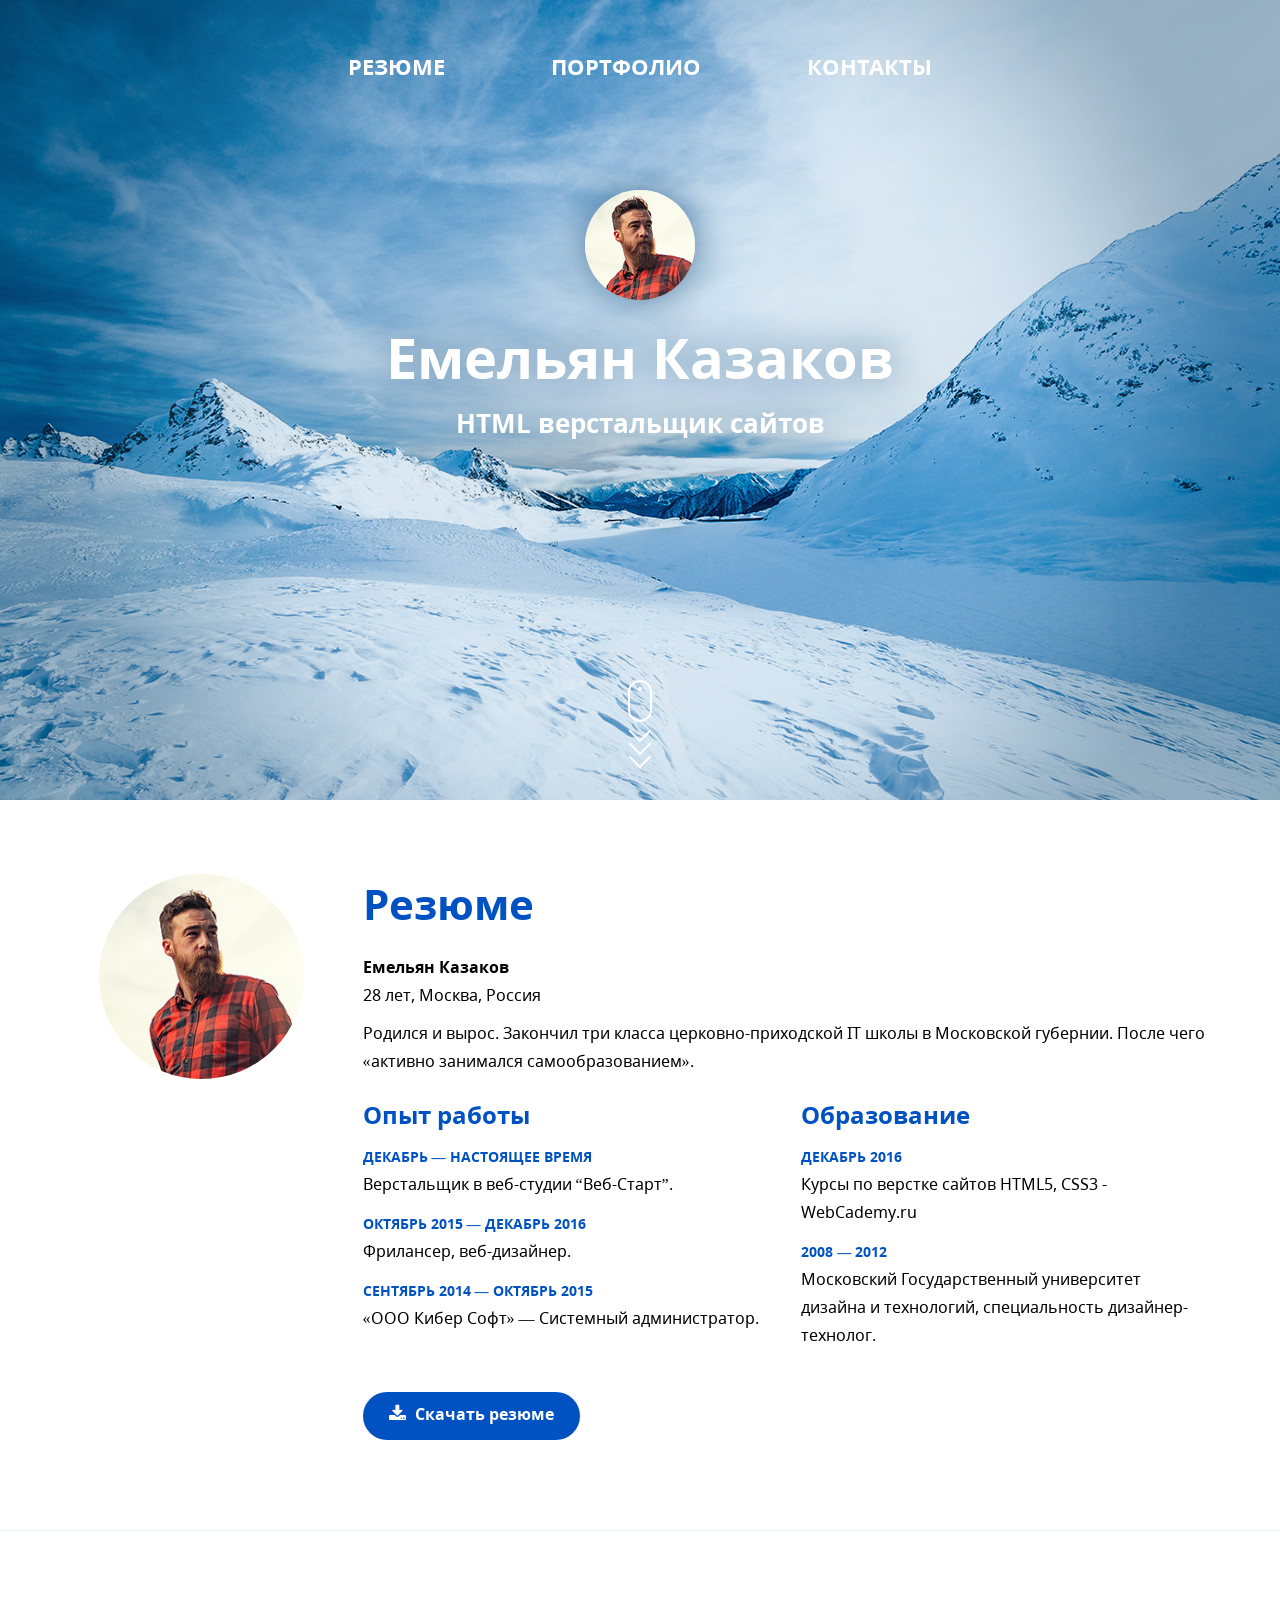
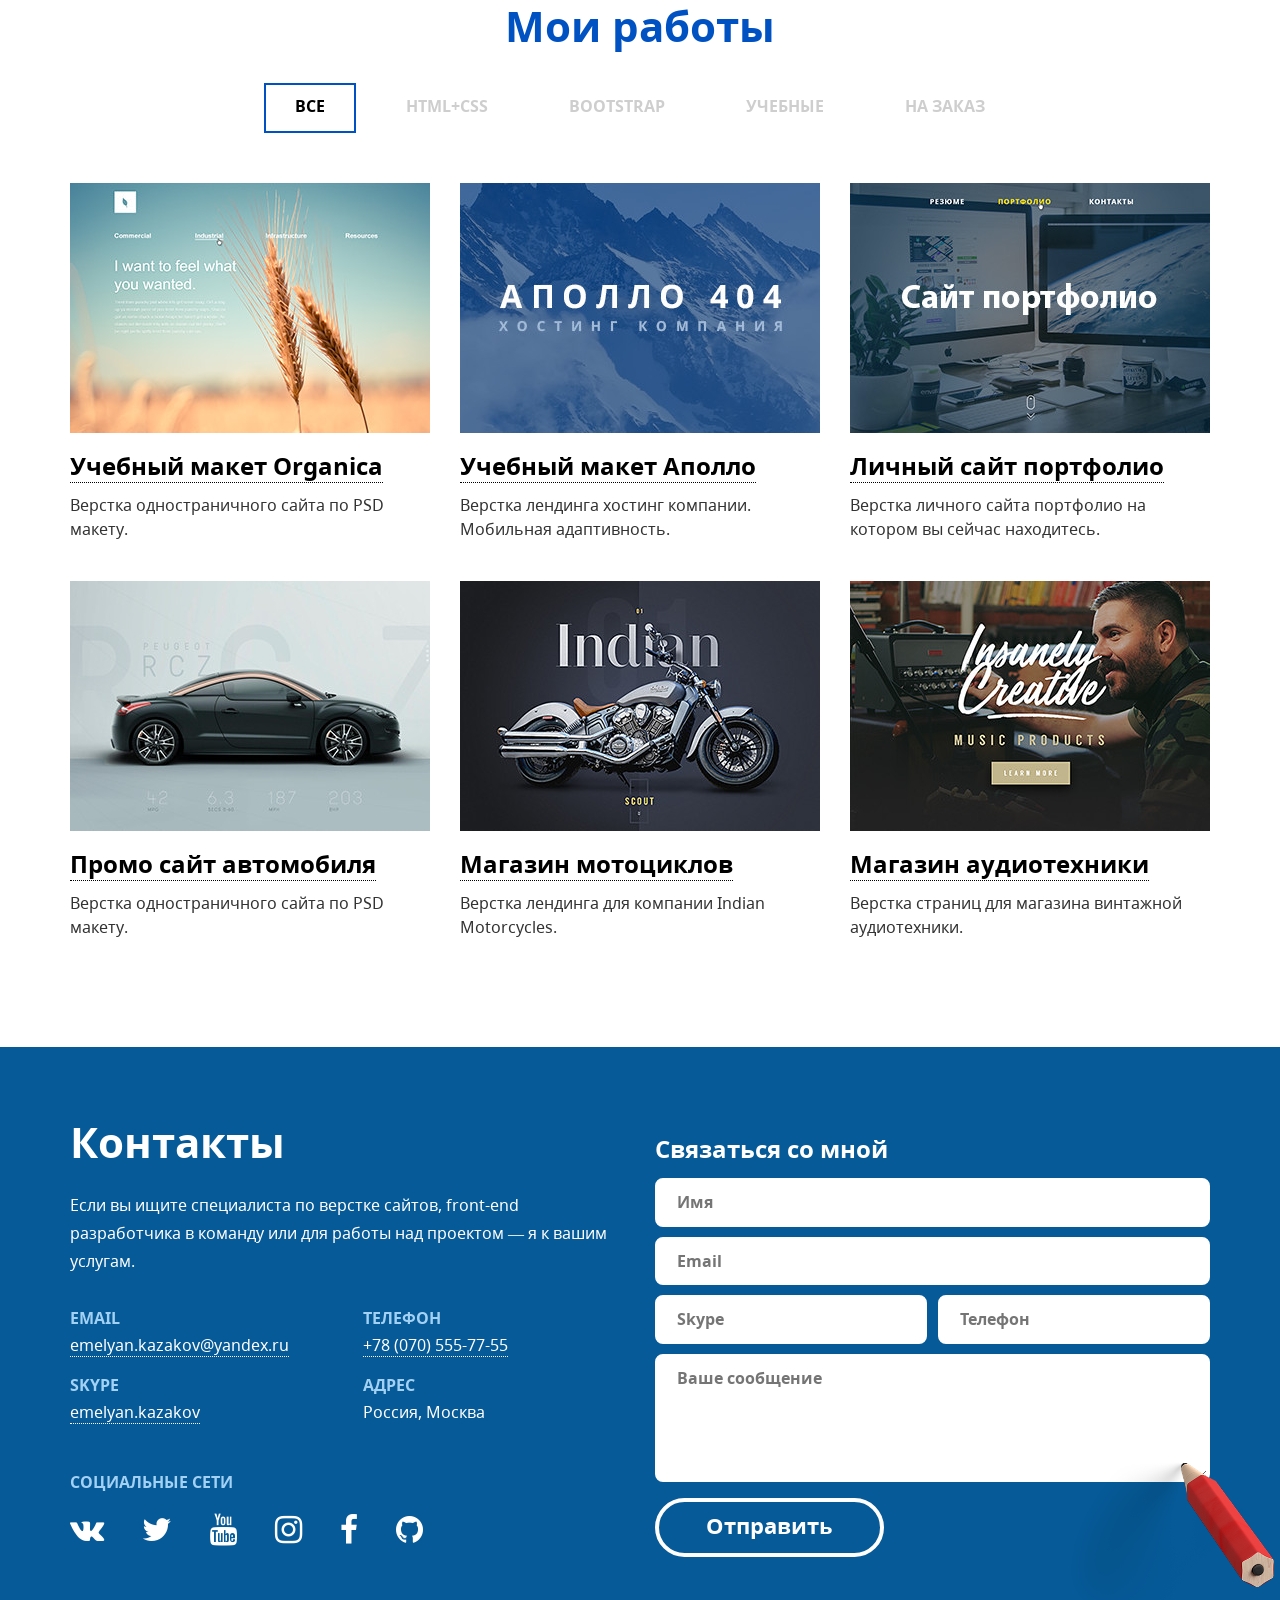
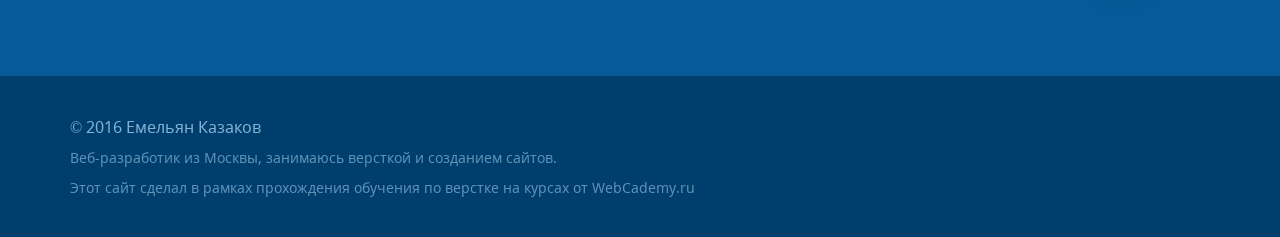
<file: index.html>
<!DOCTYPE html>
<html lang="ru">
  <head>
    <meta charset="UTF-8" />
    <meta http-equiv="X-UA-Compatible" content="IE=edge" />
    <meta name="viewport" content="width=device-width, initial-scale=1.0" />

    <!-- Titles -->
    <title>Персональный сайт портфолио - Емельян Казаков</title>
    <meta name="keywords" content="Ключевые слова..." />
    <meta name="description" content="Описание страницы..." />

    <!-- Syles -->
    <link rel="stylesheet" href="libs/bootstrap/css/bootstrap.min.css" />
    <link rel="stylesheet" href="css/main.css" />
    <link rel="stylesheet" type="text/css" href="fonts/noto-webfont/noto.css" />
    <link
      rel="stylesheet"
      type="text/css"
      href="fonts/font-awesome/css/font-awesome.min.css"
    />
    <link rel="stylesheet" href="libs/fancybox/jquery.fancybox.css" />

    <!-- FavIcons -->
    <link
      rel="shortcut icon"
      href="img/favicons/favicon-48x48.ico"
      type="image/x-icon"
    />
    <link rel="apple-touch-icon" href="img/favicons/apple-touch-icon.png" />

    <!-- HTML5 shim and Respond.js for IE8 support of HTML5 elements and media queries -->
    <!-- WARNING: Respond.js doesn't work if you view the page via file:// -->
    <!--[if lt IE 9]>
      <script src="https://oss.maxcdn.com/html5shiv/3.7.3/html5shiv.min.js"></script>
      <script src="https://oss.maxcdn.com/respond/1.4.2/respond.min.js"></script>
    <![endif]-->
  </head>
  <body>
    <!--[if lt IE 8]>
      <p class="browserupgrade">
        Вы используете <strong>устаревшую</strong> версию браузера. Пожалуйста
        <a href="http://browsehappy.com/">обновите свой браузер</a>.
      </p>
    <![endif]-->

    <!-- Здесь пишем код -->

    <!-- Шапка -->
    <div class="header">
      <div class="header__inner">
        <nav class="navigation">
          <!-- Navigation icon -->
          <!-- <div class="navigation__toggle navigation__toggle--fixed">
					<i class="fa fa-bars" aria-hidden="true"></i>
				</div> -->
          <button
            id="navigation__button"
            class="cmn-toggle-switch cmn-toggle-switch__htx"
          >
            <span>toggle menu</span>
          </button>
          <!-- // Navigation icon -->
          <ul class="navigation__list">
            <li><a href="#resume">Резюме</a></li>
            <li><a href="#portfolio">Портфолио</a></li>
            <li><a href="#contacts">Контакты</a></li>
          </ul>
        </nav>

        <div class="header__centered-content">
          <div class="user-photo user-photo--shadow">
            <img src="usercontent/img/photo-small.jpg" alt="Емельян Казаков" />
          </div>

          <h1 class="header__title">Емельян Казаков</h1>
          <h2 class="header__subtitle">HTML верстальщик сайтов</h2>
        </div>

        <a class="mouse_scroll" href="#resume">
          <div class="mouse">
            <div class="wheel"></div>
          </div>
          <div>
            <span class="m_scroll_arrows unu"></span>
            <span class="m_scroll_arrows doi"></span>
            <span class="m_scroll_arrows trei"></span>
          </div>
        </a>
      </div>
    </div>
    <!-- // Шапка -->

    <!-- Резюме -->
    <div id="resume" class="section section--bottom-line section--bg-laptop">
      <div class="container">
        <div class="row">
          <!-- Фотография пользователя -->
          <div class="hidden-xs col-sm-2 col-lg-3">
            <div class="user-photo user-photo--big">
              <img src="usercontent/img/photo-big.jpg" alt="Емельян Казаков" />
            </div>
          </div>
          <!-- // Фотография пользователя -->

          <!-- Резюме пользователя -->
          <div class="col-sm-10 col-lg-9">
            <div class="heading">Резюме</div>

            <p>
              <strong>Емельян Казаков</strong><br />
              28 лет, Москва, Россия
            </p>
            <p>
              Родился и вырос. Закончил три класса церковно-приходской IT школы
              в Московской губернии. После чего «активно занимался
              самообразованием».
            </p>

            <!-- Опыт и Образование -->
            <div class="row">
              <div class="col-sm-6">
                <div class="heading heading--medium">Опыт работы</div>

                <ul class="definition-list">
                  <li class="definition-list__item">
                    <div class="definition-list__def">
                      декабрь — настоящее время
                    </div>
                    <div class="definition-list__desc">
                      <p>Верстальщик в веб-студии “Веб-Старт”.</p>
                    </div>
                  </li>
                  <li class="definition-list__item">
                    <div class="definition-list__def">
                      октябрь 2015 — декабрь 2016
                    </div>
                    <div class="definition-list__desc">
                      <p>Фрилансер, веб-дизайнер.</p>
                    </div>
                  </li>
                  <li class="definition-list__item">
                    <div class="definition-list__def">
                      Сентябрь 2014 — Октябрь 2015
                    </div>
                    <div class="definition-list__desc">
                      <p>«ООО Кибер Софт» — Системный администратор.</p>
                    </div>
                  </li>
                </ul>
              </div>
              <div class="col-sm-6">
                <div class="heading heading--medium">Образование</div>

                <ul class="definition-list">
                  <li class="definition-list__item">
                    <div class="definition-list__def">декабрь 2016</div>
                    <div class="definition-list__desc">
                      <p>Курсы по верстке сайтов HTML5, CSS3 - WebCademy.ru</p>
                    </div>
                  </li>
                  <li class="definition-list__item">
                    <div class="definition-list__def">2008 — 2012</div>
                    <div class="definition-list__desc">
                      <p>
                        Московский Государственный университет дизайна и
                        технологий, специальность дизайнер-технолог.
                      </p>
                    </div>
                  </li>
                </ul>
              </div>
            </div>
            <!-- // Опыт и Образование -->

            <div class="button">
              <i class="fa fa-download" aria-hidden="true"></i>
              Скачать резюме
            </div>
          </div>
          <!-- // Резюме пользователя -->
        </div>
      </div>
    </div>
    <!-- Резюме -->

    <!-- Портфолио -->
    <div
      id="portfolio"
      class="section section--padding-smaller section--bg-gear"
    >
      <div class="container">
        <!-- Заголовок -->
        <div class="heading heading--center">Мои работы</div>
        <!-- // Заголовок -->

        <!-- 	

			1. Создать разметку с контейнером и элементами которые будем фильтровать

			2. Добавить контролы для фильтрации

			3. Добавить в css 
			#Container .mix{
			    display: none;
			}

			4. Добавить код в JS
			$('#Container').mixItUp();

			5. Подключить сам MixItUp
					
			-->

        <!-- Фильтр работ -->
        <div class="filter-block">
          <ul class="filter-block__block">
            <li class="filter-block__element">
              <span class="filter-block__button filter" data-filter="all"
                >Все</span
              >
            </li>
            <li class="filter-block__element">
              <span class="filter-block__button filter" data-filter=".html-css"
                >HTML+CSS</span
              >
            </li>
            <li class="filter-block__element">
              <span class="filter-block__button filter" data-filter=".bootstrap"
                >Bootstrap</span
              >
            </li>
            <li class="filter-block__element">
              <span class="filter-block__button filter" data-filter=".tutorial"
                >Учебные</span
              >
            </li>
            <li class="filter-block__element">
              <span class="filter-block__button filter" data-filter=".payed"
                >На заказ</span
              >
            </li>
          </ul>
        </div>
        <!-- // Фильтр работ -->

        <!-- Блок - ряд с работами -->
        <div class="row" id="portfolio-projects">
          <!-- Работа в портфолио -->
          <div class="col-sm-4 mix html-css tutorial">
            <div class="portfolio-item">
              <div class="portfolio-item__image">
                <a
                  href="usercontent/img/full/organic.png"
                  class="fancybox portfolio-item__image__hover"
                  rel="group"
                  title="Учебный макет Organica"
                >
                  <i class="fa fa-search" aria-hidden="true"></i><br />
                  <span>смотреть макет</span>
                </a>
                <img src="usercontent/img/project_organica.jpg" />
              </div>
              <div class="portfolio-item__title">
                <a href="#">Учебный макет Organica</a>
              </div>
              <div class="portfolio-item__description">
                Верстка одностраничного сайта по PSD макету.
              </div>
            </div>
          </div>
          <!-- // Работа в портфолио -->

          <!-- Работа в портфолио -->
          <div class="col-sm-4 mix bootstrap tutorial">
            <div class="portfolio-item">
              <div class="portfolio-item__image">
                <a
                  href="usercontent/img/full/apollo.png"
                  class="fancybox portfolio-item__image__hover"
                  rel="group"
                  title="Учебный макет Аполло"
                >
                  <i class="fa fa-search" aria-hidden="true"></i><br />
                  <span>смотреть макет</span>
                </a>
                <img
                  src="usercontent/img/project_apollo.jpg"
                  alt="Учебный макет Аполло"
                />
              </div>
              <div class="portfolio-item__title">
                <a href="#">Учебный макет Аполло</a>
              </div>
              <div class="portfolio-item__description">
                Верстка лендинга хостинг компании. Мобильная адаптивность.
              </div>
            </div>
          </div>
          <!-- // Работа в портфолио -->

          <!-- Работа в портфолио -->
          <div class="col-sm-4 mix bootstrap tutorial">
            <div class="portfolio-item">
              <div class="portfolio-item__image">
                <a
                  href="usercontent/img/full/portfolio.png"
                  class="fancybox portfolio-item__image__hover"
                  rel="group"
                  title="Личный сайт портфолио"
                >
                  <i class="fa fa-search" aria-hidden="true"></i><br />
                  <span>смотреть макет</span>
                </a>
                <img
                  src="usercontent/img/project_portfolio.jpg"
                  alt="Личный сайт портфолио"
                />
              </div>
              <div class="portfolio-item__title">
                <a href="#">Личный сайт портфолио</a>
              </div>
              <div class="portfolio-item__description">
                Верстка личного сайта портфолио на котором вы сейчас находитесь.
              </div>
            </div>
          </div>
          <!-- // Работа в портфолио -->

          <!-- Работа в портфолио -->
          <div class="col-sm-4 mix html-css payed">
            <div class="portfolio-item">
              <div class="portfolio-item__image">
                <a
                  href="usercontent/img/full/car-concept.png"
                  class="fancybox portfolio-item__image__hover"
                  rel="group"
                  title="Промо сайт автомобиля"
                >
                  <i class="fa fa-search" aria-hidden="true"></i><br />
                  <span>смотреть макет</span>
                </a>
                <img
                  src="usercontent/img/project_auto.jpg"
                  alt="Промо сайт автомобиля"
                />
              </div>
              <div class="portfolio-item__title">
                <a href="#">Промо сайт автомобиля</a>
              </div>
              <div class="portfolio-item__description">
                Верстка одностраничного сайта по PSD макету.
              </div>
            </div>
          </div>
          <!-- // Работа в портфолио -->

          <!-- Работа в портфолио -->
          <div class="col-sm-4 mix bootstrap payed">
            <div class="portfolio-item">
              <div class="portfolio-item__image">
                <a
                  href="usercontent/img/full/motorcycles.jpg"
                  class="fancybox portfolio-item__image__hover"
                  rel="group"
                  title="Магазин мотоциклов"
                >
                  <i class="fa fa-search" aria-hidden="true"></i><br />
                  <span>смотреть макет</span>
                </a>
                <img
                  src="usercontent/img/project_moto.jpg"
                  alt="Магазин мотоциклов"
                />
              </div>
              <div class="portfolio-item__title">
                <a href="#">Магазин мотоциклов</a>
              </div>
              <div class="portfolio-item__description">
                Верстка лендинга для компании Indian Motorcycles.
              </div>
            </div>
          </div>
          <!-- // Работа в портфолио -->

          <!-- Работа в портфолио -->
          <div class="col-sm-4 mix html-css payed">
            <div class="portfolio-item">
              <div class="portfolio-item__image">
                <a
                  href="usercontent/img/full/music.jpg"
                  class="fancybox portfolio-item__image__hover"
                  rel="group"
                  title="Магазин аудиотехники"
                >
                  <i class="fa fa-search" aria-hidden="true"></i><br />
                  <span>смотреть макет</span>
                </a>
                <img
                  src="usercontent/img/project_music.jpg"
                  alt="Магазин аудиотехники"
                />
              </div>
              <div class="portfolio-item__title">
                <a href="#">Магазин аудиотехники</a>
              </div>
              <div class="portfolio-item__description">
                Верстка страниц для магазина винтажной аудиотехники.
              </div>
            </div>
          </div>
          <!-- // Работа в портфолио -->
        </div>
        <!-- // Блок - ряд с работами -->
      </div>
    </div>
    <!-- // Портфолио -->

    <!-- Контакты -->
    <div
      id="contacts"
      class="block-bg contacts section section--padding-smaller section--bg-cloud"
    >
      <div class="container">
        <div class="row">
          <!-- Контакты - текст -->
          <div class="col-sm-6">
            <div class="heading heading--white">Контакты</div>

            <div class="contacts__description">
              <p>
                Если вы ищите специалиста по верстке сайтов, front-end
                разработчика в команду или для работы над проектом — я к вашим
                услугам.
              </p>
            </div>

            <!-- Контактные данные -->
            <div class="row">
              <!-- Email Skype -->
              <div class="col-lg-6">
                <ul class="definition-list">
                  <li class="definition-list__item">
                    <div
                      class="definition-list__def definition-list__def--light definition-list__def--bigger"
                    >
                      Email
                    </div>
                    <div class="definition-list__desc">
                      <p>
                        <a href="mailto:emelyan.kazakov@yandex.ru">
                          emelyan.kazakov@yandex.ru
                        </a>
                      </p>
                    </div>
                  </li>
                  <li class="definition-list__item">
                    <div
                      class="definition-list__def definition-list__def--light definition-list__def--bigger"
                    >
                      Skype
                    </div>
                    <div class="definition-list__desc">
                      <p>
                        <a href="skype:emelyan.kazakov?chat">emelyan.kazakov</a>
                      </p>
                    </div>
                  </li>
                </ul>
              </div>
              <!-- // Email Skype -->
              <!-- Телефон Адрес -->
              <div class="col-lg-6">
                <ul class="definition-list">
                  <li class="definition-list__item">
                    <div
                      class="definition-list__def definition-list__def--light definition-list__def--bigger"
                    >
                      Телефон
                    </div>
                    <div class="definition-list__desc">
                      <p>
                        <a href="tel:+78 (070) 555-77-55">
                          +78 (070) 555-77-55
                        </a>
                      </p>
                    </div>
                  </li>
                  <li class="definition-list__item">
                    <div
                      class="definition-list__def definition-list__def--light definition-list__def--bigger"
                    >
                      Адрес
                    </div>
                    <div class="definition-list__desc">
                      <p>Россия, Москва</p>
                    </div>
                  </li>
                </ul>
              </div>
              <!-- // Телефон Адрес -->
            </div>
            <!-- // Контактные данные -->

            <!-- Социальные сети -->
            <ul class="definition-list">
              <li class="definition-list__item">
                <div
                  class="definition-list__def definition-list__def--light definition-list__def--bigger"
                >
                  Социальные сети
                </div>
                <div class="definition-list__desc">
                  <div class="social-icons">
                    <a class="fa fa-vk" href="#" aria-hidden="true"></a>
                    <a class="fa fa-twitter" href="#" aria-hidden="true"></a>
                    <a class="fa fa-youtube" href="#" aria-hidden="true"></a>
                    <a class="fa fa-instagram" href="#" aria-hidden="true"></a>
                    <a class="fa fa-facebook" href="#" aria-hidden="true"></a>
                    <a class="fa fa-github" href="#" aria-hidden="true"></a>
                  </div>
                </div>
              </li>
            </ul>

            <!-- // Социальные сети -->
          </div>
          <!-- // Контакты - текст -->

          <!-- Контакты - Форма -->
          <div class="col-sm-6">
            <div
              class="heading heading--medium heading--padding-top heading--white"
            >
              Связаться со мной
            </div>

            <form id="contact-form" class="contact-form">
              <!-- Hidden Required Fields -->
              <input
                type="hidden"
                name="project_name"
                value="Мой персональный сайт"
              />
              <input type="hidden" name="form_from" value="admin@site.com" />
              <input
                type="hidden"
                name="admin_email"
                value="info@rightblog.ru"
              />
              <input
                type="hidden"
                name="form_subject"
                value="Сообщение с сайта"
              />
              <!-- END Hidden Required Fields -->

              <input
                type="text"
                class="contact-form__input"
                name="name"
                placeholder="Имя"
              />
              <input
                type="text"
                class="contact-form__input"
                name="email"
                placeholder="Email"
              />

              <div class="clearfix">
                <input
                  type="text"
                  class="contact-form__input contact-form__input--half-width"
                  name="skype"
                  placeholder="Skype"
                />
                <input
                  type="text"
                  class="contact-form__input contact-form__input--half-width"
                  name="phone"
                  placeholder="Телефон"
                />
              </div>

              <div class="contact-form__bg-pencil">
                <textarea
                  class="contact-form__textarea"
                  placeholder="Ваше сообщение"
                  name="message"
                ></textarea>
              </div>

              <input
                type="submit"
                class="contact-form__submit"
                name=""
                value="Отправить"
              />
            </form>

            <div id="answer"></div>
          </div>
          <!-- // Контакты - Форма -->
        </div>
      </div>
    </div>
    <!-- // Контакты -->

    <!-- Копирайт -->
    <div class="copyright">
      <div class="container">
        <p class="copyright__label">© 2016 Емельян Казаков</p>
        <p>Веб-разработик из Москвы, занимаюсь версткой и созданием сайтов.</p>
        <p>
          Этот сайт сделал в рамках прохождения обучения по верстке на курсах от
          WebCademy.ru
        </p>
      </div>
    </div>
    <!-- // Копирайт -->

    <!-- Vendor scripts -->
    <script src="libs/jquery/jquery-1.11.2.min.js"></script>
    <script src="libs/bootstrap/js/bootstrap.min.js"></script>
    <script src="libs/pagescroll2id/jquery.malihu.PageScroll2id.js"></script>
    <script src="libs/mixitup2/jquery.mixitup.min.js"></script>
    <script src="libs/fancybox/jquery.fancybox.pack.js"></script>
    <script src="libs/jquery/jquery.mousewheel-3.0.6.pack.js"></script>
    <script src="libs/jquery.validate/jquery.validate.js"></script>

    <!-- Custom scripts -->
    <script src="js/navigation.js"></script>
    <script src="js/main.js"></script>
  </body>
</html>
</file>
<file: css/main.css>
/*
 * Box-sizing-model
 */
*,
*:before,
*:after {
  -moz-box-sizing: border-box;
  -webkit-box-sizing: border-box;
  box-sizing: border-box;
}
/*
 * Responsive images
*/
img {
  max-width: 100%;
  height: auto;
}
/*
 * Cursor change on hover on Buttons
*/
input[type="submit"] {
  cursor: pointer;
}
/*
 * A better looking default horizontal rule
 */
hr {
  display: block;
  height: 1px;
  border: 0;
  border-top: 1px solid #ccc;
  margin: 1em 0;
  padding: 0;
}
/*
 * Allow only vertical resizing of textareas.
 */
textarea {
  resize: vertical;
}
/*
 * Clearfix: contain floats
 *
 * For modern browsers
 * 1. The space content is one way to avoid an Opera bug when the
 *    `contenteditable` attribute is included anywhere else in the document.
 *    Otherwise it causes space to appear at the top and bottom of elements
 *    that receive the `clearfix` class.
 * 2. The use of `table` rather than `block` is only necessary if using
 *    `:before` to contain the top-margins of child elements.
 */
.clearfix:before,
.clearfix:after {
  content: " ";
  /* 1 */
  display: table;
  /* 2 */
}
.clearfix:after {
  clear: both;
}
.clear {
  clear: both;
  height: 0;
  width: 0;
  visibility: hidden;
}
/* ==========================================================================
   Browser Upgrade Prompt
   ========================================================================== */
.browserupgrade {
  margin: 0.2em 0;
  background: #ccc;
  color: #000;
  padding: 0.2em 0;
}
html,
body {
  height: 100%;
  min-width: 320px;
}
html {
  font-size: 10px;
  line-height: 1.4;
}
body {
  font-size: 1.6rem;
  /* 10px * 1.6 = 16px */
  font-family: 'Noto Sans';
}
p {
  font-size: 14px;
  line-height: 22px;
  color: #000;
}
@media (min-width: 768px) {
  p {
    font-size: 16px;
    line-height: 28px;
  }
}
/*==========  Desktop First Method  ==========*/
/* Large Devices, Wide Screens - adaptive styles bofore 1200px */
/* Medium Devices, Desktops - adaptive styles bofore 992px */
/* Small Devices, Tablets - adaptive styles bofore 768px */
/* Extra Small Devices, Phones - adaptive styles bofore 480px */
/* Custom, iPhone Retina - adaptive styles bofore 320px */
.navigation {
  font-size: 22px;
  font-weight: 700;
  text-transform: uppercase;
  top: 51px;
  left: 0;
  right: 0;
}
@media (min-width: 768px) {
  .navigation {
    position: absolute;
  }
}
.navigation .navigation__toggle {
  display: block;
  font-size: 38px;
  position: absolute;
  top: 23px;
  right: 16px;
  cursor: pointer;
  z-index: 2;
}
@media (min-width: 768px) {
  .navigation .navigation__toggle {
    display: none;
  }
}
.navigation .navigation__toggle--fixed {
  position: fixed;
}
.navigation ul.navigation__list {
  margin: 0;
  padding: 0;
  list-style-type: none;
  text-align: center;
  display: none;
  z-index: 1;
  position: fixed;
  top: 0;
  bottom: 0;
  left: 0;
  right: 0;
  background-color: rgba(11, 81, 136, 0.95);
}
@media (min-width: 768px) {
  .navigation ul.navigation__list {
    display: block;
    position: absolute;
    top: 60;
  }
}
.navigation ul.navigation__list--open {
  display: flex;
  justify-content: center;
  align-items: center;
  flex-direction: column;
}
.navigation ul.navigation__list li {
  margin: 0 0 40px;
  padding: 0;
  display: block;
  margin-left: auto;
  margin-right: auto;
}
@media (min-width: 768px) {
  .navigation ul.navigation__list li {
    margin: 0;
    padding: 0;
    display: inline-block;
    margin-right: 100px;
  }
  .navigation ul.navigation__list li:last-child {
    margin-right: 0;
  }
}
.navigation a {
  color: #FFF;
  text-decoration: none;
}
.navigation a:hover,
.navigation a:focus,
.navigation a:active {
  color: #ffe400;
}
.user-photo {
  overflow: hidden;
  height: 110px;
  width: 110px;
  margin-left: auto;
  margin-right: auto;
  margin-bottom: 27px;
  -webkit-border-radius: 80px;
  border-radius: 80px;
  background-image: url("../img/placeholders/user-avatar-placeholder-small.jpg");
  background-repeat: no-repeat;
  background-position: center;
  -webkit-background-size: cover;
  -o-background-size: cover;
  background-size: cover;
}
.user-photo--big {
  max-width: 100%;
  height: auto;
  border-radius: 110px;
  background-image: url("../img/placeholders/user-avatar-placeholder-big.jpg");
}
@media (min-width: 1200px) {
  .user-photo--big {
    width: 205px;
    height: 205px;
  }
}
.user-photo--shadow {
  box-shadow: 0px 0px 40px 0px #48779f;
}
a.mouse_scroll {
  display: block;
  margin: 0 auto;
  width: 24px;
  height: 100px;
  position: absolute;
  bottom: 2rem;
  left: 50%;
  margin-left: -12px;
  -webkit-animation-delay: 1.2s;
  -moz-animation-delay: 1.2s;
  -o-animation-delay: 1.2s;
  animation-delay: 1.2s;
  cursor: pointer;
}
@media screen and (max-width: 768px) {
  a.mouse_scroll {
    bottom: 2rem;
    height: 50px;
  }
}
a.mouse_scroll:active,
a.mouse_scroll:focus {
  outline: none;
}
.m_scroll_arrows {
  display: block;
  width: 5px;
  height: 5px;
  -ms-transform: rotate(45deg);
  /* IE 9 */
  -webkit-transform: rotate(45deg);
  /* Chrome, Safari, Opera */
  transform: rotate(45deg);
  border-right: 2px solid white;
  border-bottom: 2px solid white;
  margin: 0 0 3px 4px;
  width: 16px;
  height: 16px;
}
.unu {
  margin-top: 1px;
}
.unu,
.doi,
.trei {
  -webkit-animation: mouse-scroll 1s infinite;
  -moz-animation: mouse-scroll 1s infinite;
}
.unu {
  -webkit-animation-delay: .1s;
  -moz-animation-delay: .1s;
  -webkit-animation-direction: alternate;
}
.doi {
  -webkit-animation-delay: .2s;
  -moz-animation-delay: .2s;
  -webkit-animation-direction: alternate;
  margin-top: -6px;
}
.trei {
  -webkit-animation-delay: .3s;
  -moz-animation-delay: .3s;
  -webkit-animation-direction: alternate;
  margin-top: -6px;
}
.mouse {
  height: 42px;
  width: 24px;
  border-radius: 14px;
  transform: none;
  border: 2px solid white;
  top: 170px;
  display: none;
}
@media (min-width: 768px) {
  .mouse {
    display: block;
  }
}
.wheel {
  height: 5px;
  width: 2px;
  display: block;
  margin: 5px auto;
  background: white;
  position: relative;
  height: 4px;
  width: 4px;
  border: 2px solid white;
  -webkit-border-radius: 8px;
  border-radius: 8px;
}
.wheel {
  -webkit-animation: mouse-wheel 0.6s linear infinite;
  -moz-animation: mouse-wheel 0.6s linear infinite;
}
@-webkit-keyframes mouse-wheel {
  0% {
    opacity: 1;
    -webkit-transform: translateY(0);
    -ms-transform: translateY(0);
    transform: translateY(0);
  }
  100% {
    opacity: 0;
    -webkit-transform: translateY(6px);
    -ms-transform: translateY(6px);
    transform: translateY(6px);
  }
}
@-moz-keyframes mouse-wheel {
  0% {
    top: 1px;
  }
  25% {
    top: 2px;
  }
  50% {
    top: 3px;
  }
  75% {
    top: 2px;
  }
  100% {
    top: 1px;
  }
}
@-webkit-keyframes mouse-scroll {
  0% {
    opacity: 0;
  }
  50% {
    opacity: .5;
  }
  100% {
    opacity: 1;
  }
}
@-moz-keyframes mouse-scroll {
  0% {
    opacity: 0;
  }
  50% {
    opacity: .5;
  }
  100% {
    opacity: 1;
  }
}
@-o-keyframes mouse-scroll {
  0% {
    opacity: 0;
  }
  50% {
    opacity: .5;
  }
  100% {
    opacity: 1;
  }
}
@keyframes mouse-scroll {
  0% {
    opacity: 0;
  }
  50% {
    opacity: .5;
  }
  100% {
    opacity: 1;
  }
}
.section {
  padding-top: 35px;
  padding-bottom: 40px;
}
@media (min-width: 768px) {
  .section {
    padding-top: 50px;
    padding-bottom: 60px;
  }
}
@media (min-width: 1200px) {
  .section {
    padding-top: 74px;
    padding-bottom: 90px;
  }
}
.section--padding-smaller {
  padding-top: 30px;
  padding-bottom: 35px;
}
@media (min-width: 768px) {
  .section--padding-smaller {
    padding-top: 50px;
    padding-bottom: 60px;
  }
}
@media (min-width: 1200px) {
  .section--padding-smaller {
    padding-top: 65px;
    padding-bottom: 67px;
  }
}
.section--bottom-line {
  border-bottom: 1px solid #e9eff3;
}
.section--bg-laptop {
  background-repeat: no-repeat;
  background-position: right 70%;
}
@media (min-width: 1500px) {
  .section--bg-laptop {
    background-image: url("../img/bg/laptop.png");
  }
}
.section--bg-gear {
  background-repeat: no-repeat;
  background-position: left 55%;
}
@media (min-width: 1500px) {
  .section--bg-gear {
    background-image: url("../img/bg/gear.png");
  }
}
.section--bg-cloud {
  background-repeat: no-repeat;
  background-position: right 70%;
}
@media (min-width: 1500px) {
  .section--bg-cloud {
    background-image: url("../img/bg/cloud.png");
  }
}
.heading {
  font-size: 32px;
  color: #0052c2;
  font-weight: 700;
  margin: 0 0 9px;
}
@media (min-width: 768px) {
  .heading {
    font-size: 42px;
    margin: 0 0 19px;
  }
}
.heading--medium {
  font-size: 24px;
  line-height: 28px;
  margin: 16px 0 15px;
}
.heading--center {
  text-align: center;
}
.heading--white {
  color: #FFF;
}
.heading--padding-top {
  padding-top: 7px;
}
.definition-list {
  margin: 0 0 43px;
  padding: 0;
  list-style-type: none;
}
.definition-list__item {
  margin: 0 0 13px;
  padding: 0;
}
.definition-list__def {
  font-size: 14px;
  line-height: 26px;
  font-weight: 700;
  color: #0052c2;
  text-transform: uppercase;
}
.definition-list__def--bigger {
  font-size: 16px;
}
.definition-list__def--light {
  color: #a2d1f4;
}
.definition-list__desc {
  font-size: 14px;
  line-height: 26px;
}
@media (min-width: 768px) {
  .definition-list__desc {
    font-size: 16px;
  }
}
.button {
  display: inline-block;
  font-size: 16px;
  font-weight: 700;
  color: #FFF;
  padding: 11px 26px 14px;
  background-color: #0052c2;
  border-radius: 60px;
}
.button .fa {
  font-size: 18px;
  margin-right: 5px;
}
.filter-block {
  font-size: 16px;
  font-weight: 700;
  text-transform: uppercase;
  padding-top: 19px;
  margin-bottom: 20px;
}
@media (min-width: 768px) {
  .filter-block {
    padding-top: 8px;
    margin-bottom: 50px;
  }
}
.filter-block__block {
  margin: 0;
  padding: 0;
  list-style-type: none;
  text-align: center;
}
.filter-block__element {
  margin: 0 0 9;
  padding: 0;
  display: block;
}
@media (min-width: 768px) {
  .filter-block__element {
    margin-right: 0px;
    display: inline-block;
  }
}
@media (min-width: 1200px) {
  .filter-block__element {
    margin-right: 15px;
  }
  .filter-block__element:last-child {
    margin-right: 0;
  }
}
.filter-block__button {
  display: inline-block;
  color: #CECECE;
  cursor: pointer;
  padding: 12px 31px 15px;
}
.filter-block__button:hover {
  color: #000;
}
.filter-block__button--active {
  padding: 10px 29px 13px;
  color: #000;
  border: 2px solid #0052c2;
}
.filter-block__button.filter.active {
  padding: 10px 29px 13px;
  color: #000;
  border: 2px solid #0052c2;
}
#portfolio-projects {
  text-align: center;
}
@media (min-width: 768px) {
  #portfolio-projects {
    text-align: left;
  }
}
#portfolio-projects .mix {
  display: none;
  text-align: left;
}
.portfolio-item {
  margin-left: auto;
  margin-right: auto;
  margin-bottom: 40px;
  max-width: 360px;
}
.portfolio-item__image {
  position: relative;
  display: block;
  overflow: hidden;
  margin-bottom: 15px;
  background-image: url("../img/placeholders/project_placeholder.jpg");
  background-repeat: no-repeat;
  background-position: center;
  -webkit-background-size: cover;
  -o-background-size: cover;
  background-size: cover;
  min-height: 190px;
}
@media (min-width: 768px) {
  .portfolio-item__image {
    min-height: 150px;
    height: 150px;
  }
}
@media (min-width: 992px) {
  .portfolio-item__image {
    height: 200px;
  }
}
@media (min-width: 1200px) {
  .portfolio-item__image {
    margin-bottom: 16px;
    height: 250px;
  }
}
.portfolio-item__image__hover {
  display: block;
  position: absolute;
  top: 100%;
  bottom: 0;
  left: 0;
  right: 0;
  padding-top: 60px;
  text-align: center;
  font-size: 26px;
  color: #FFF;
  background-color: rgba(0, 82, 194, 0.9);
  -webkit-transition: top 0.5s ease-out;
  -moz-transition: top 0.5s ease-out;
  -ms-transition: top 0.5s ease-out;
  -o-transition: top 0.5s ease-out;
  transition: top 0.5s ease-out;
}
.portfolio-item__image__hover:hover {
  color: #FFF;
}
.portfolio-item__image__hover .fa {
  font-size: 64px;
  margin-bottom: 15px;
  position: absolute;
  top: 50%;
  left: 50%;
  -webkit-transform: translate(-50%, -50%);
  -moz-transform: translate(-50%, -50%);
  -ms-transform: translate(-50%, -50%);
  -o-transform: translate(-50%, -50%);
  transform: translate(-50%, -50%);
}
@media (min-width: 768px) {
  .portfolio-item__image__hover .fa {
    font-size: 50px;
  }
}
@media (min-width: 1200px) {
  .portfolio-item__image__hover .fa {
    font-size: 64px;
    position: static;
    -webkit-transform: translate(0%, 0%);
    -moz-transform: translate(0%, 0%);
    -ms-transform: translate(0%, 0%);
    -o-transform: translate(0%, 0%);
    transform: translate(0%, 0%);
  }
}
.portfolio-item__image__hover span {
  display: none;
}
@media (min-width: 1200px) {
  .portfolio-item__image__hover span {
    display: inline-block;
  }
}
.portfolio-item__image:hover .portfolio-item__image__hover {
  display: block;
  top: 0%;
}
.portfolio-item__title {
  font-size: 20px;
  font-weight: 700;
  margin-bottom: 10px;
}
@media (min-width: 992px) {
  .portfolio-item__title {
    font-size: 24px;
  }
}
.portfolio-item__title a {
  color: #000;
  text-decoration: none;
}
.portfolio-item__title a:hover,
.portfolio-item__title a:focus,
.portfolio-item__title a:active {
  color: #0052c2;
  text-decoration: none;
}
@media (min-width: 1200px) {
  .portfolio-item__title a {
    border-bottom: 1px dotted #000;
  }
  .portfolio-item__title a:hover,
  .portfolio-item__title a:focus,
  .portfolio-item__title a:active {
    border-bottom: 1px dotted #0052c2;
  }
}
.portfolio-item__description {
  font-size: 14px;
  line-height: 1.42;
}
@media (min-width: 992px) {
  .portfolio-item__description {
    font-size: 16px;
    line-height: 1.5;
  }
}
.social-icons {
  font-size: 32px;
  padding-top: 19px;
}
.social-icons a {
  text-decoration: none;
  border-bottom: none !important;
}
.social-icons .fa {
  margin-right: 30px;
  margin-bottom: 20px;
}
.social-icons .fa:last-child {
  margin-right: 0;
}
.contact-form__input {
  color: #00599A;
  font-size: 16px;
  font-weight: 700;
  width: 100%;
  margin-bottom: 10px;
  padding: 10px 19px;
  border: none;
  -webkit-border-radius: 8px;
  border-radius: 8px;
  background-color: #FFF;
  border: 3px solid #fff;
  -webkit-transition: border-color 0.3s ease-in;
  -moz-transition: border-color 0.3s ease-in;
  -ms-transition: border-color 0.3s ease-in;
  -o-transition: border-color 0.3s ease-in;
  transition: border-color 0.3s ease-in;
}
.contact-form__input:hover,
.contact-form__input:active,
.contact-form__input:focus {
  border: 3px solid #a2d1f4;
}
.contact-form__input--half-width {
  float: left;
  width: 49%;
  margin-right: 2%;
}
.contact-form__input--half-width:last-of-type {
  margin-right: 0;
}
.contact-form__textarea {
  color: #00599A;
  font-size: 16px;
  font-weight: 700;
  width: 100%;
  height: 128px;
  margin-bottom: 10px;
  padding: 10px 19px;
  border: none;
  -webkit-border-radius: 8px;
  border-radius: 8px;
  background-color: #FFF;
  border: 3px solid #fff;
  -webkit-transition: border-color 0.3s ease-in;
  -moz-transition: border-color 0.3s ease-in;
  -ms-transition: border-color 0.3s ease-in;
  -o-transition: border-color 0.3s ease-in;
  transition: border-color 0.3s ease-in;
}
.contact-form__textarea:hover,
.contact-form__textarea:active,
.contact-form__textarea:focus {
  border: 3px solid #a2d1f4;
}
@media (min-width: 1200px) {
  .contact-form__bg-pencil {
    position: relative;
  }
  .contact-form__bg-pencil:after {
    position: absolute;
    left: 75%;
    top: 75%;
    display: block;
    width: 203px;
    height: 153px;
    content: "";
    background-image: url("../img/bg/pencil.png");
    background-repeat: no-repeat;
    background-position: left top;
  }
}
.contact-form__submit {
  width: 100%;
  font-size: 18px;
  font-weight: 700;
  padding: 8px 47px 12px;
  text-align: center;
  color: #FFF;
  border: 4px solid #fff;
  -webkit-border-radius: 80px;
  border-radius: 80px;
  background-color: transparent;
  -webkit-transition: all 0.3s ease-in;
  -moz-transition: all 0.3s ease-in;
  -ms-transition: all 0.3s ease-in;
  -o-transition: all 0.3s ease-in;
  transition: all 0.3s ease-in;
}
.contact-form__submit:hover,
.contact-form__submit:focus {
  color: #065A97;
  background-color: #fff;
  border-color: #fff;
}
.contact-form__submit:active {
  color: #ffe400;
  border-color: #ffe400;
  background-color: transparent;
}
@media (min-width: 768px) {
  .contact-form__submit {
    font-size: 20px;
    display: inline-block;
    width: auto;
  }
}
@media (min-width: 1200px) {
  .contact-form__submit {
    font-size: 22px;
  }
}
label.error {
  background-color: #c62828;
  position: relative;
  display: block;
  border-radius: 8px;
  color: #fff;
  padding: 5px 15px 8px;
  font-weight: 700;
  margin-bottom: 15px;
  margin-top: 2px;
}
label.error:after {
  content: "";
  position: absolute;
  bottom: 100%;
  left: 40px;
  margin-left: -12px;
  width: 0;
  height: 0;
  border-bottom: 12px solid #c62828;
  border-right: 12px solid transparent;
  border-left: 12px solid transparent;
}
.contact-form__success {
  background-color: #FFF;
  position: relative;
  display: block;
  border-radius: 8px;
  color: #4CAF50;
  padding: 5px 15px 8px;
  font-weight: 700;
  margin-bottom: 15px;
  margin-top: 2px;
  font-size: 20px;
}
.cmn-toggle-switch {
  font-size: 0;
  position: absolute;
  z-index: 5;
  top: 23px;
  right: 16px;
  display: block;
  overflow: hidden;
  width: 50px;
  height: 45px;
  margin: 0;
  padding: 0;
  cursor: pointer;
  -webkit-transition: background .3s;
  transition: background .3s;
  text-indent: -9999px;
  border: none;
  border-radius: none;
  box-shadow: none;
  -webkit-appearance: none;
  -moz-appearance: none;
  appearance: none;
}
@media (min-width: 768px) {
  .cmn-toggle-switch {
    display: none;
  }
}
.cmn-toggle-switch:focus {
  outline: none;
}
.cmn-toggle-switch span {
  display: block;
  position: absolute;
  top: 20px;
  left: 5px;
  right: 5px;
  height: 5px;
  background: white;
}
.cmn-toggle-switch span::before,
.cmn-toggle-switch span::after {
  position: absolute;
  display: block;
  left: 0;
  width: 100%;
  height: 5px;
  background-color: #fff;
  content: "";
}
.cmn-toggle-switch span::before {
  top: -12px;
}
.cmn-toggle-switch span::after {
  bottom: -12px;
}
/**
 * Style 2
 */
.cmn-toggle-switch__htx {
  background: transparent;
}
.cmn-toggle-switch__htx span {
  -webkit-transition: background 0 0.3s;
  transition: background 0 0.3s;
}
.cmn-toggle-switch__htx span::before,
.cmn-toggle-switch__htx span::after {
  -webkit-transition-duration: 0.3s, 0.3s;
  transition-duration: 0.3s, 0.3s;
  -webkit-transition-delay: 0.3s, 0;
  transition-delay: 0.3s, 0;
}
.cmn-toggle-switch__htx span::before {
  -webkit-transition-property: top, -webkit-transform;
  transition-property: top, transform;
}
.cmn-toggle-switch__htx span::after {
  -webkit-transition-property: bottom, -webkit-transform;
  transition-property: bottom, transform;
}
/* active state*/
.cmn-toggle-switch__htx.active {
  position: fixed;
}
.cmn-toggle-switch__htx.active span {
  background: none;
}
.cmn-toggle-switch__htx.active span::before {
  top: 0;
  -webkit-transform: rotate(45deg);
  -ms-transform: rotate(45deg);
  transform: rotate(45deg);
}
.cmn-toggle-switch__htx.active span::after {
  bottom: 0;
  -webkit-transform: rotate(-45deg);
  -ms-transform: rotate(-45deg);
  transform: rotate(-45deg);
}
.cmn-toggle-switch__htx.active span::before,
.cmn-toggle-switch__htx.active span::after {
  -webkit-transition-delay: 0, 0.3s;
  transition-delay: 0, 0.3s;
}
.header {
  position: relative;
  display: table;
  width: 100%;
  height: 390px;
  background-color: #1D6DAC;
  background-image: url("../img/bg/bg-10.jpg");
  background-repeat: no-repeat;
  background-position: center;
  -webkit-background-size: cover;
  -o-background-size: cover;
  background-size: cover;
  color: #FFF;
}
@media (min-width: 768px) {
  .header {
    height: 560px;
  }
}
@media (min-width: 1200px) {
  .header {
    height: 800px;
  }
}
.header__inner {
  display: table-cell;
  text-align: center;
  vertical-align: middle;
  padding-top: 51px;
  padding-bottom: 60px;
}
.header__centered-content {
  display: inline-block;
  margin-top: -60px;
}
@media (min-width: 768px) {
  .header__centered-content {
    margin-top: 0px;
  }
}
@media (min-width: 1200px) {
  .header__centered-content {
    margin-top: -162px;
  }
}
.header__title {
  font-size: 26px;
  font-weight: 700;
  margin: 0 0 20px;
  text-shadow: 0px 0px 40px #48779f;
}
@media (min-width: 768px) {
  .header__title {
    font-size: 42px;
  }
}
@media (min-width: 1200px) {
  .header__title {
    font-size: 56px;
  }
}
.header__subtitle {
  font-size: 18px;
  font-weight: 700;
  margin: 0;
  text-shadow: 0px 0px 40px #48779f;
}
@media (min-width: 768px) {
  .header__subtitle {
    font-size: 20px;
  }
}
@media (min-width: 1200px) {
  .header__subtitle {
    font-size: 26px;
  }
}
.contacts {
  background-color: #065A97;
  color: #FFF;
}
.contacts p {
  color: #FFF;
}
.contacts a {
  color: #FFF;
  text-decoration: none;
  border-bottom: 1px dotted #fff;
}
.contacts a:hover {
  color: #ffe400;
  text-decoration: none;
  border-bottom: 1px dotted #ffe400;
}
.contacts__description {
  margin-bottom: 30px;
}
.copyright {
  background-color: #003f6d;
  font-size: 14px;
  line-height: 1.4;
  padding-top: 40px;
  padding-bottom: 40px;
  color: #5E92B9;
}
.copyright p {
  color: #5E92B9;
  font-size: 14px;
  line-height: 1.4;
  margin: 0 0 10px;
}
.copyright p.copyright__label {
  color: #82b3d7;
  font-size: 16px;
}
.copyright p:last-child {
  margin-bottom: 0;
}
/*# sourceMappingURL=main.css.map */
</file>
<file: fonts/noto-webfont/noto.css>
@font-face {
    font-family: 'Noto Sans';
    src: local('Noto Sans'), local('NotoSans'), url('notosans.woff2') format('woff2'), url('notosans.woff') format('woff'), url('notosans.ttf') format('truetype');
    font-weight: 400;
    font-style: normal;
}
@font-face {
    font-family: 'Noto Sans';
    src: local('Noto Sans Italic'), local('NotoSans-Italic'), url('notosansitalic.woff2') format('woff2'), url('notosansitalic.woff') format('woff'), url('notosansitalic.ttf') format('truetype');
    font-weight: 400;
    font-style: italic;
}
@font-face {
    font-family: 'Noto Sans';
    src: local('Noto Sans Bold'), local('NotoSans-Bold'), url('notosansbold.woff2') format('woff2'), url('notosansbold.woff') format('woff'), url('notosansbold.ttf') format('truetype');
    font-weight: 700;
    font-style: normal;
}
@font-face {
    font-family: 'Noto Sans';
    src: local('Noto Sans Bold Italic'), local('NotoSans-BoldItalic'), url('notosansbolditalic.woff2') format('woff2'), url('notosansbolditalic.woff') format('woff'), url('notosansbolditalic.ttf') format('truetype');
    font-weight: 700;
    font-style: italic;
}
</file>
